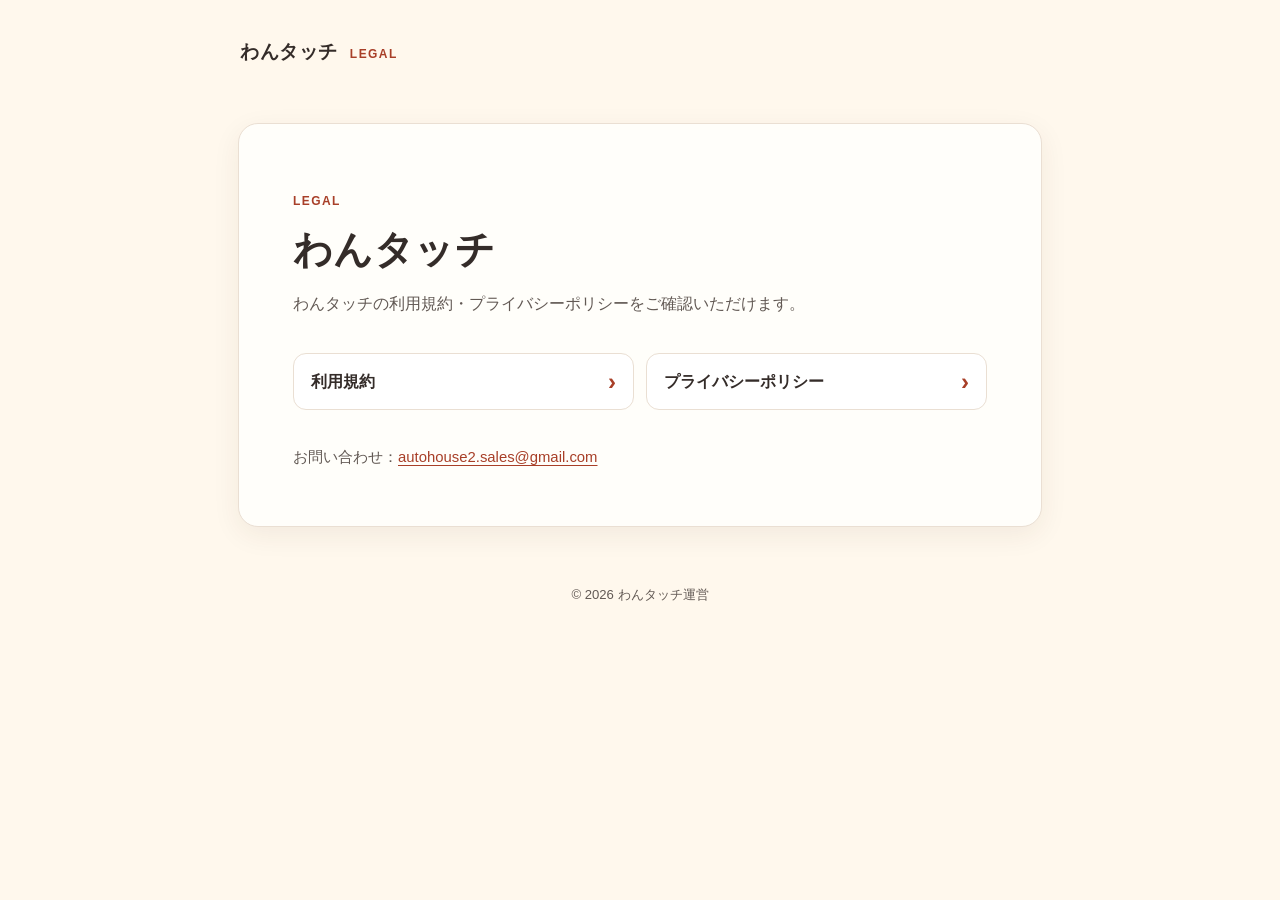
<file: index.html>
<!doctype html>
<html lang="ja">
<head>
  <meta charset="utf-8">
  <meta name="viewport" content="width=device-width, initial-scale=1">
  <meta name="description" content="わんタッチの利用規約・プライバシーポリシーをご確認いただけます。">
  <title>わんタッチ | Legal</title>
  <link rel="stylesheet" href="styles.css">
</head>
<body>
  <header class="site-header">
    <a class="brand" href="./">わんタッチ</a>
    <span class="brand-note">Legal</span>
  </header>
  <main class="card home-card">
    <p class="eyebrow">Legal</p>
    <h1>わんタッチ</h1>
    <p class="lead">わんタッチの利用規約・プライバシーポリシーをご確認いただけます。</p>
    <nav class="legal-nav" aria-label="法的情報">
      <a class="legal-link" href="terms/">利用規約 <span aria-hidden="true">›</span></a>
      <a class="legal-link" href="privacy/">プライバシーポリシー <span aria-hidden="true">›</span></a>
    </nav>
    <p class="contact">お問い合わせ：<a href="mailto:autohouse2.sales@gmail.com">autohouse2.sales@gmail.com</a></p>
  </main>
  <footer>© 2026 わんタッチ運営</footer>
</body>
</html>
</file>
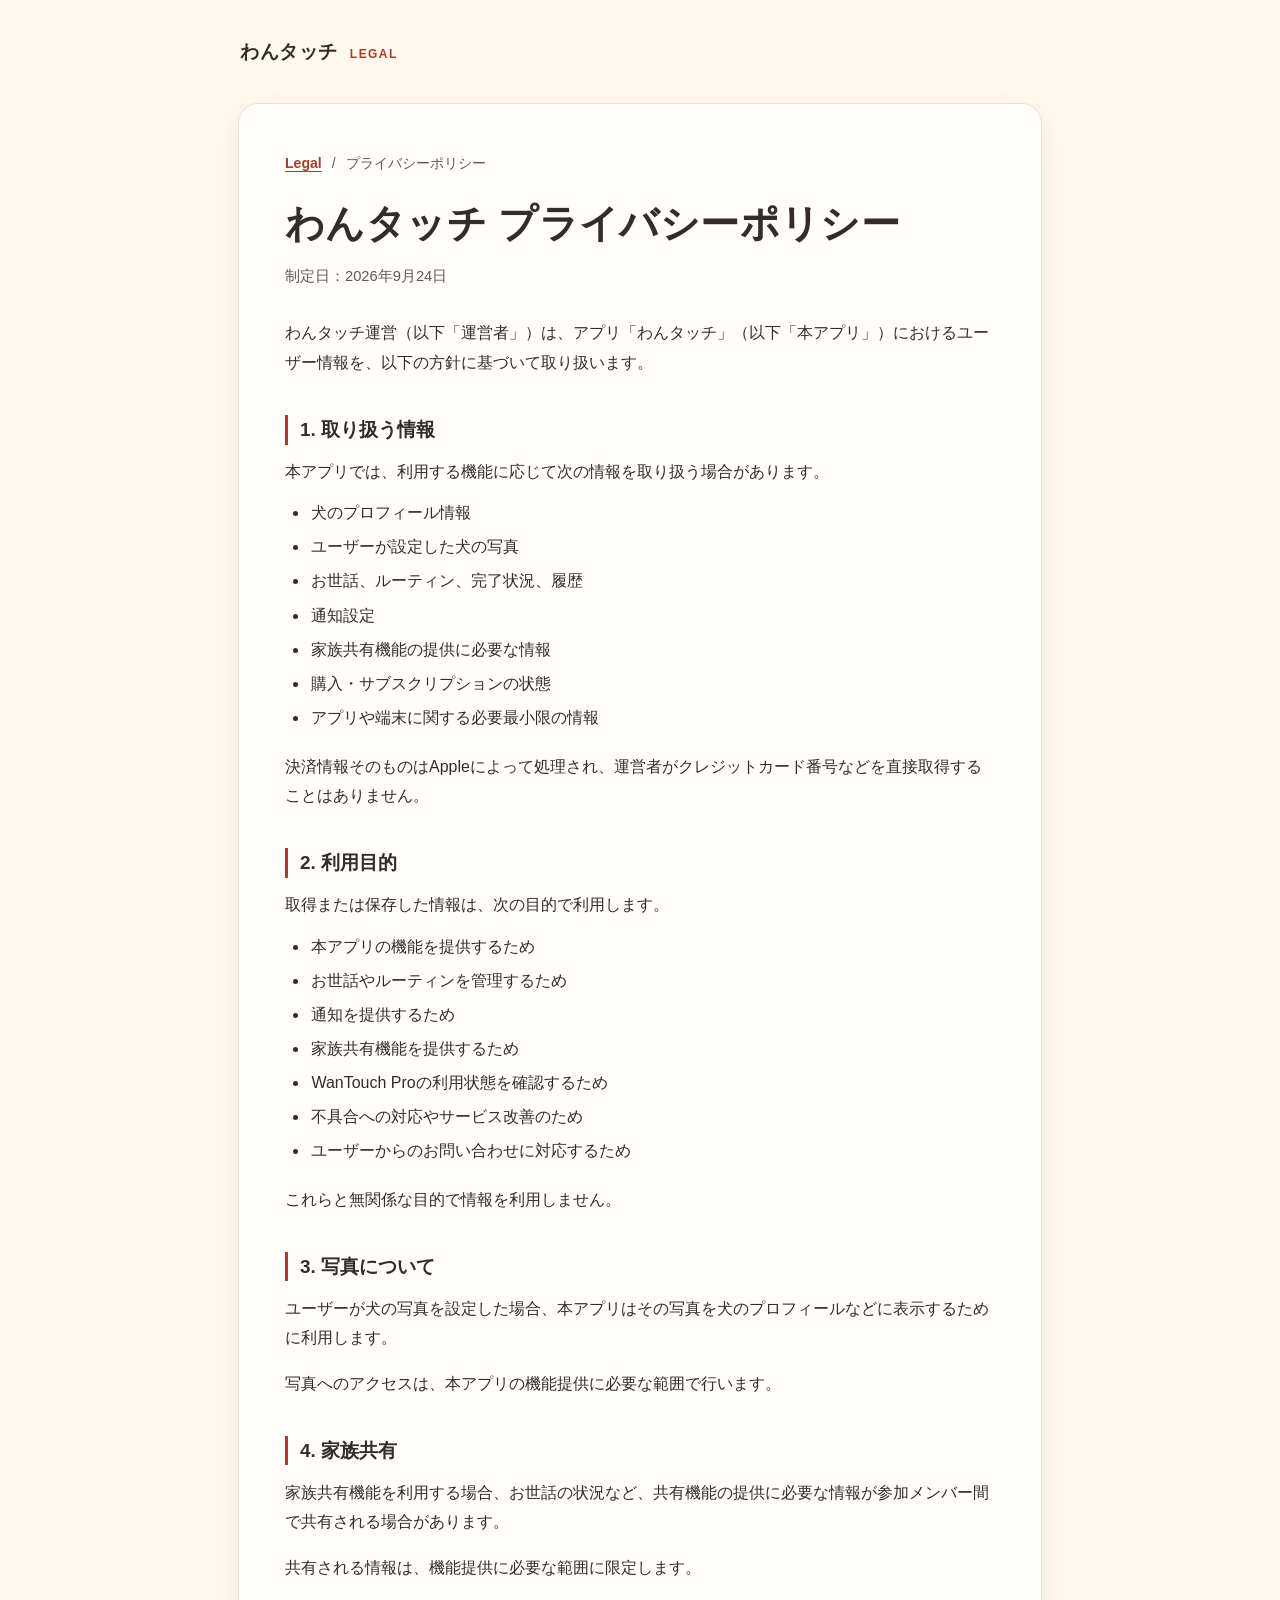
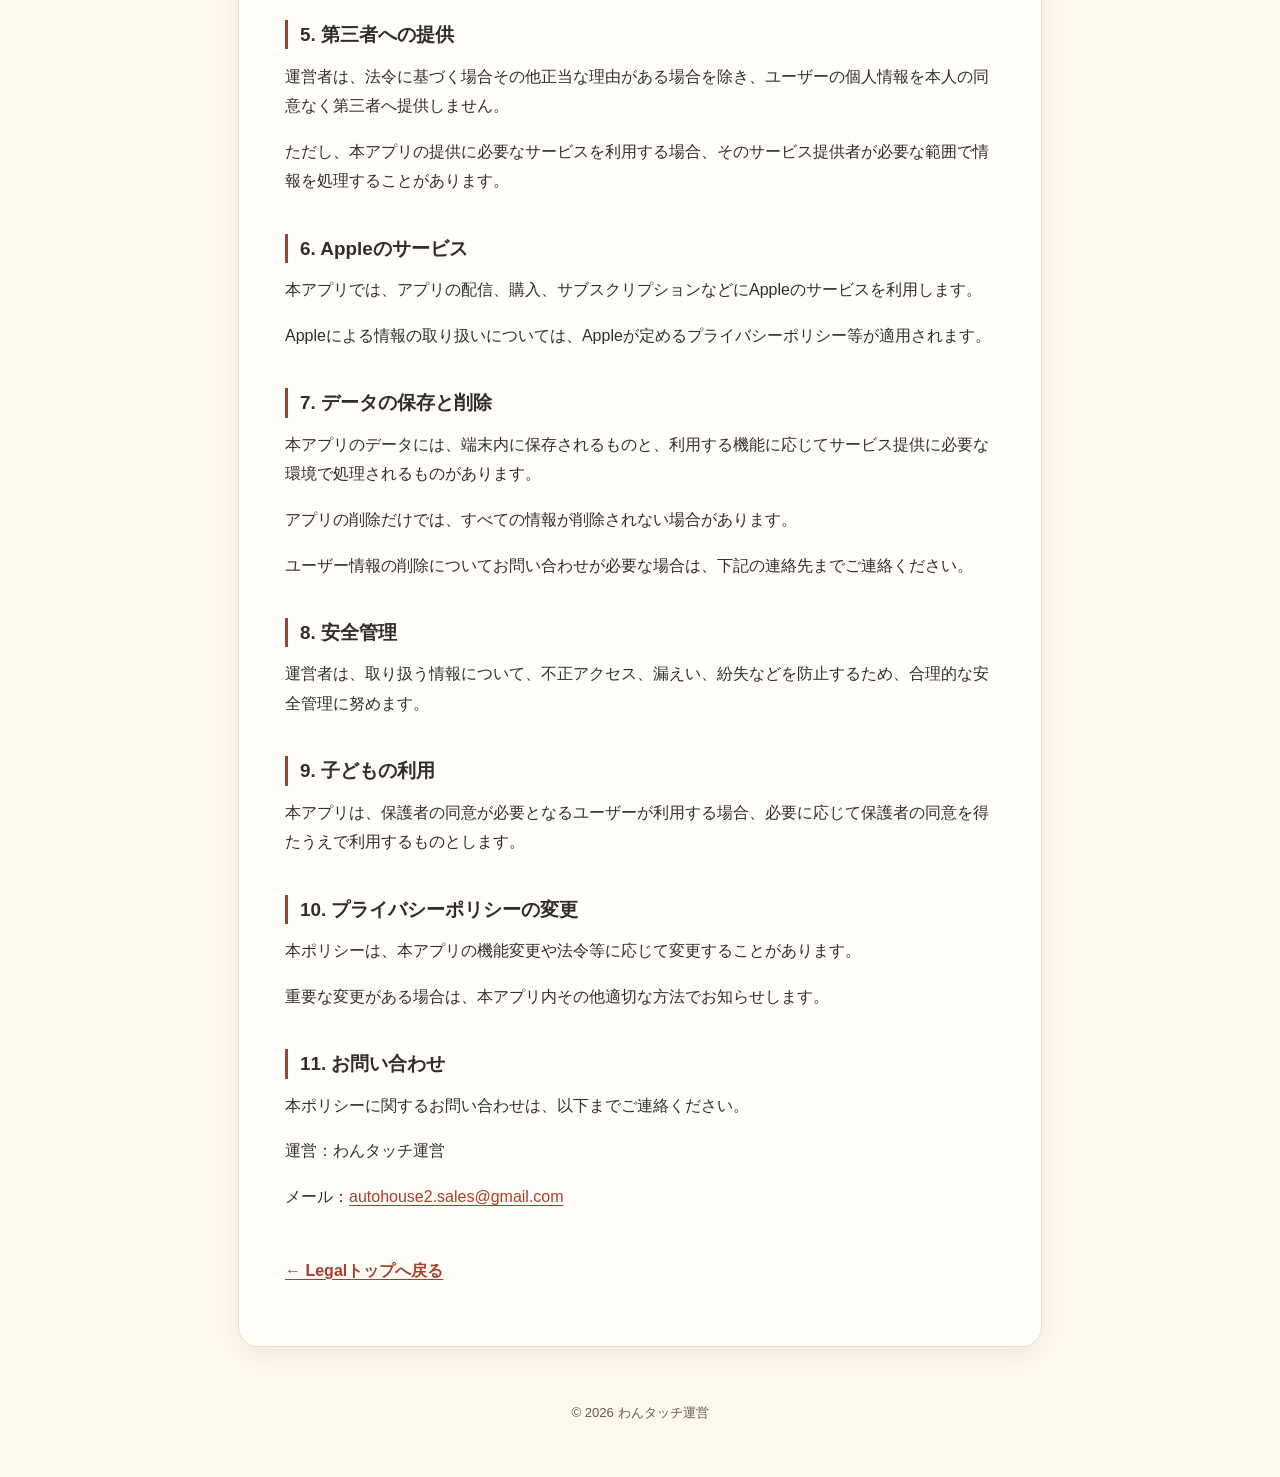
<file: privacy/index.html>
<!doctype html>
<html lang="ja">
<head>
  <meta charset="utf-8">
  <meta name="viewport" content="width=device-width, initial-scale=1">
  <meta name="description" content="わんタッチにおけるユーザー情報の取り扱いについて説明します。">
  <title>わんタッチ プライバシーポリシー | わんタッチ</title>
  <link rel="stylesheet" href="../styles.css">
</head>
<body>
  <header class="site-header">
    <a class="brand" href="../">わんタッチ</a>
    <span class="brand-note">Legal</span>
  </header>
  <main class="card document-card">
    <nav class="breadcrumb" aria-label="現在位置"><a href="../">Legal</a><span aria-hidden="true">/</span><span>プライバシーポリシー</span></nav>
    <h1>わんタッチ プライバシーポリシー</h1>
    <p class="effective-date">制定日：2026年9月24日</p>
    <div class="document-body">
      <p>わんタッチ運営（以下「運営者」）は、アプリ「わんタッチ」（以下「本アプリ」）におけるユーザー情報を、以下の方針に基づいて取り扱います。</p>
      <h2>1. 取り扱う情報</h2>
      <p>本アプリでは、利用する機能に応じて次の情報を取り扱う場合があります。</p>
      <ul>
        <li>犬のプロフィール情報</li>
        <li>ユーザーが設定した犬の写真</li>
        <li>お世話、ルーティン、完了状況、履歴</li>
        <li>通知設定</li>
        <li>家族共有機能の提供に必要な情報</li>
        <li>購入・サブスクリプションの状態</li>
        <li>アプリや端末に関する必要最小限の情報</li>
      </ul>
      <p>決済情報そのものはAppleによって処理され、運営者がクレジットカード番号などを直接取得することはありません。</p>
      <h2>2. 利用目的</h2>
      <p>取得または保存した情報は、次の目的で利用します。</p>
      <ul>
        <li>本アプリの機能を提供するため</li>
        <li>お世話やルーティンを管理するため</li>
        <li>通知を提供するため</li>
        <li>家族共有機能を提供するため</li>
        <li>WanTouch Proの利用状態を確認するため</li>
        <li>不具合への対応やサービス改善のため</li>
        <li>ユーザーからのお問い合わせに対応するため</li>
      </ul>
      <p>これらと無関係な目的で情報を利用しません。</p>
      <h2>3. 写真について</h2>
      <p>ユーザーが犬の写真を設定した場合、本アプリはその写真を犬のプロフィールなどに表示するために利用します。</p>
      <p>写真へのアクセスは、本アプリの機能提供に必要な範囲で行います。</p>
      <h2>4. 家族共有</h2>
      <p>家族共有機能を利用する場合、お世話の状況など、共有機能の提供に必要な情報が参加メンバー間で共有される場合があります。</p>
      <p>共有される情報は、機能提供に必要な範囲に限定します。</p>
      <h2>5. 第三者への提供</h2>
      <p>運営者は、法令に基づく場合その他正当な理由がある場合を除き、ユーザーの個人情報を本人の同意なく第三者へ提供しません。</p>
      <p>ただし、本アプリの提供に必要なサービスを利用する場合、そのサービス提供者が必要な範囲で情報を処理することがあります。</p>
      <h2>6. Appleのサービス</h2>
      <p>本アプリでは、アプリの配信、購入、サブスクリプションなどにAppleのサービスを利用します。</p>
      <p>Appleによる情報の取り扱いについては、Appleが定めるプライバシーポリシー等が適用されます。</p>
      <h2>7. データの保存と削除</h2>
      <p>本アプリのデータには、端末内に保存されるものと、利用する機能に応じてサービス提供に必要な環境で処理されるものがあります。</p>
      <p>アプリの削除だけでは、すべての情報が削除されない場合があります。</p>
      <p>ユーザー情報の削除についてお問い合わせが必要な場合は、下記の連絡先までご連絡ください。</p>
      <h2>8. 安全管理</h2>
      <p>運営者は、取り扱う情報について、不正アクセス、漏えい、紛失などを防止するため、合理的な安全管理に努めます。</p>
      <h2>9. 子どもの利用</h2>
      <p>本アプリは、保護者の同意が必要となるユーザーが利用する場合、必要に応じて保護者の同意を得たうえで利用するものとします。</p>
      <h2>10. プライバシーポリシーの変更</h2>
      <p>本ポリシーは、本アプリの機能変更や法令等に応じて変更することがあります。</p>
      <p>重要な変更がある場合は、本アプリ内その他適切な方法でお知らせします。</p>
      <h2>11. お問い合わせ</h2>
      <p>本ポリシーに関するお問い合わせは、以下までご連絡ください。</p>
      <p>運営：わんタッチ運営</p>
      <p>メール：<a href="mailto:autohouse2.sales@gmail.com">autohouse2.sales@gmail.com</a></p>
    </div>
    <a class="back-link" href="../">← Legalトップへ戻る</a>
  </main>
  <footer>© 2026 わんタッチ運営</footer>
</body>
</html>
</file>
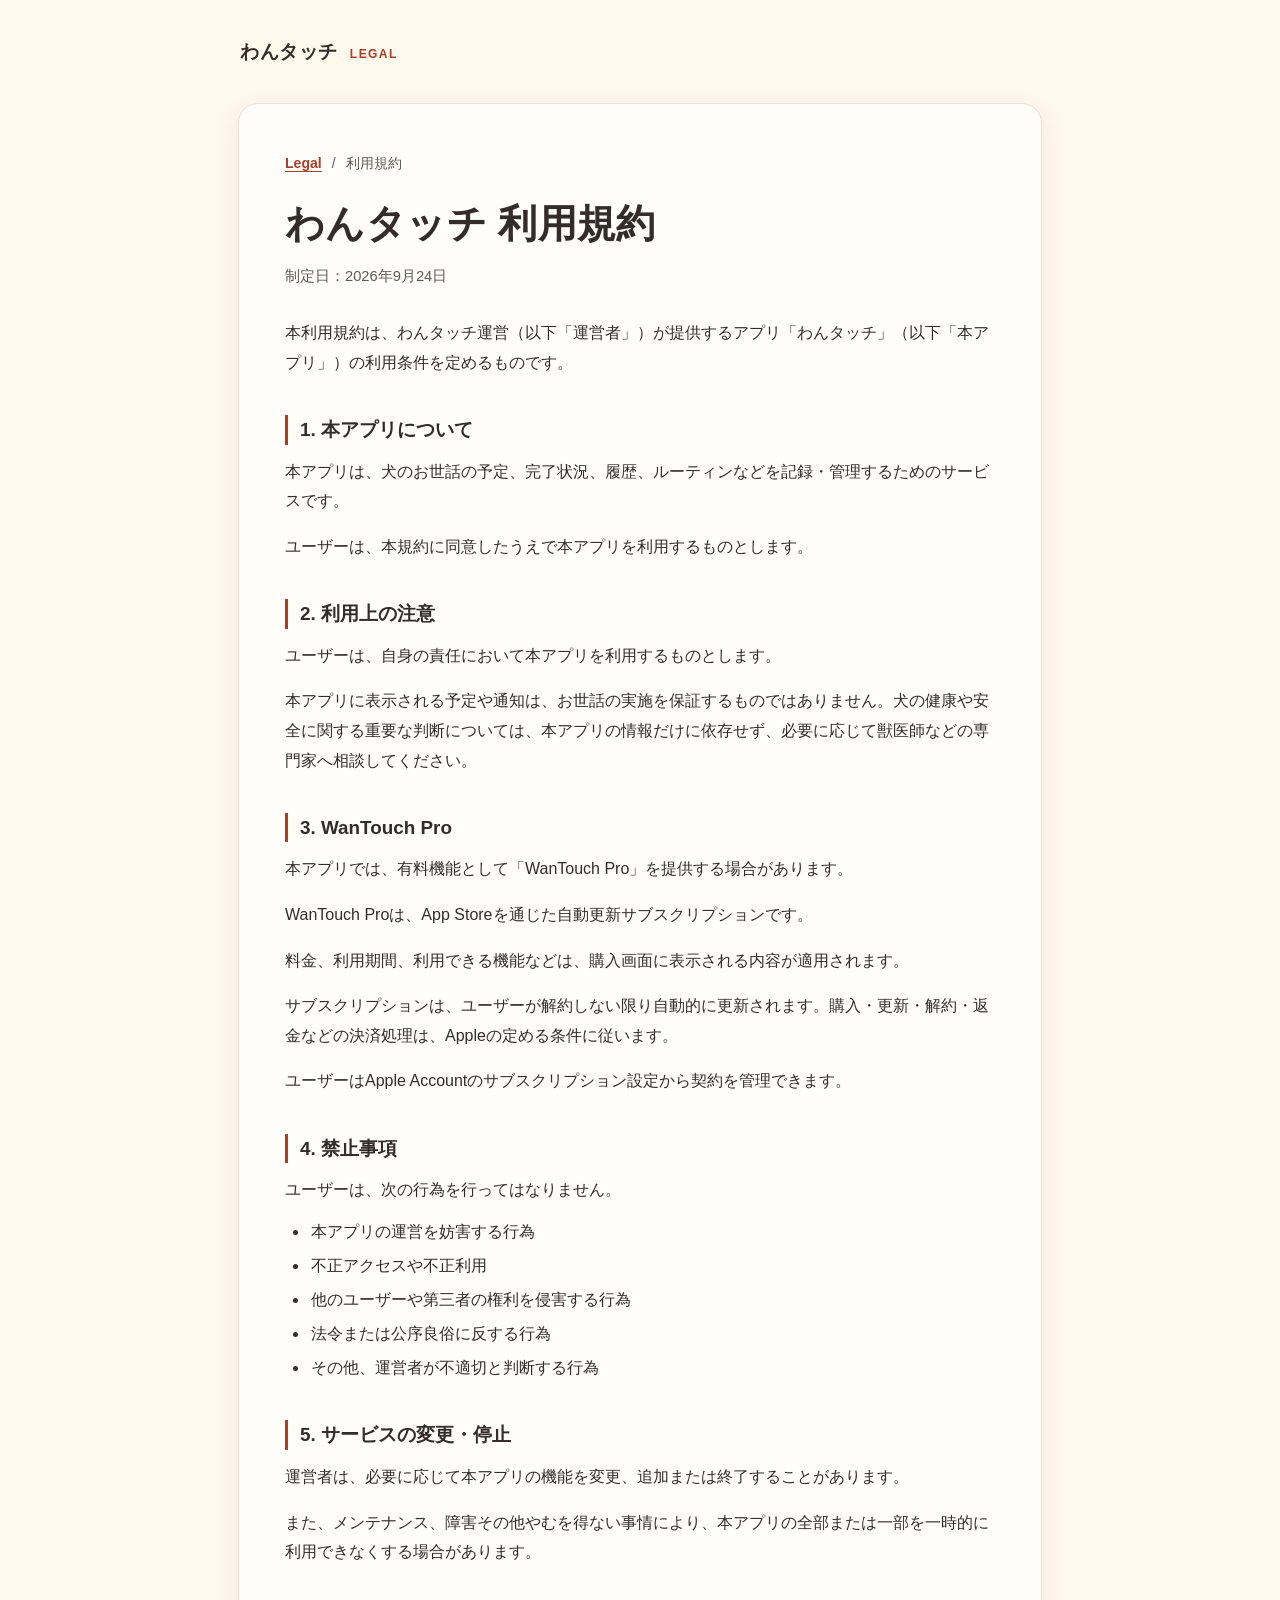
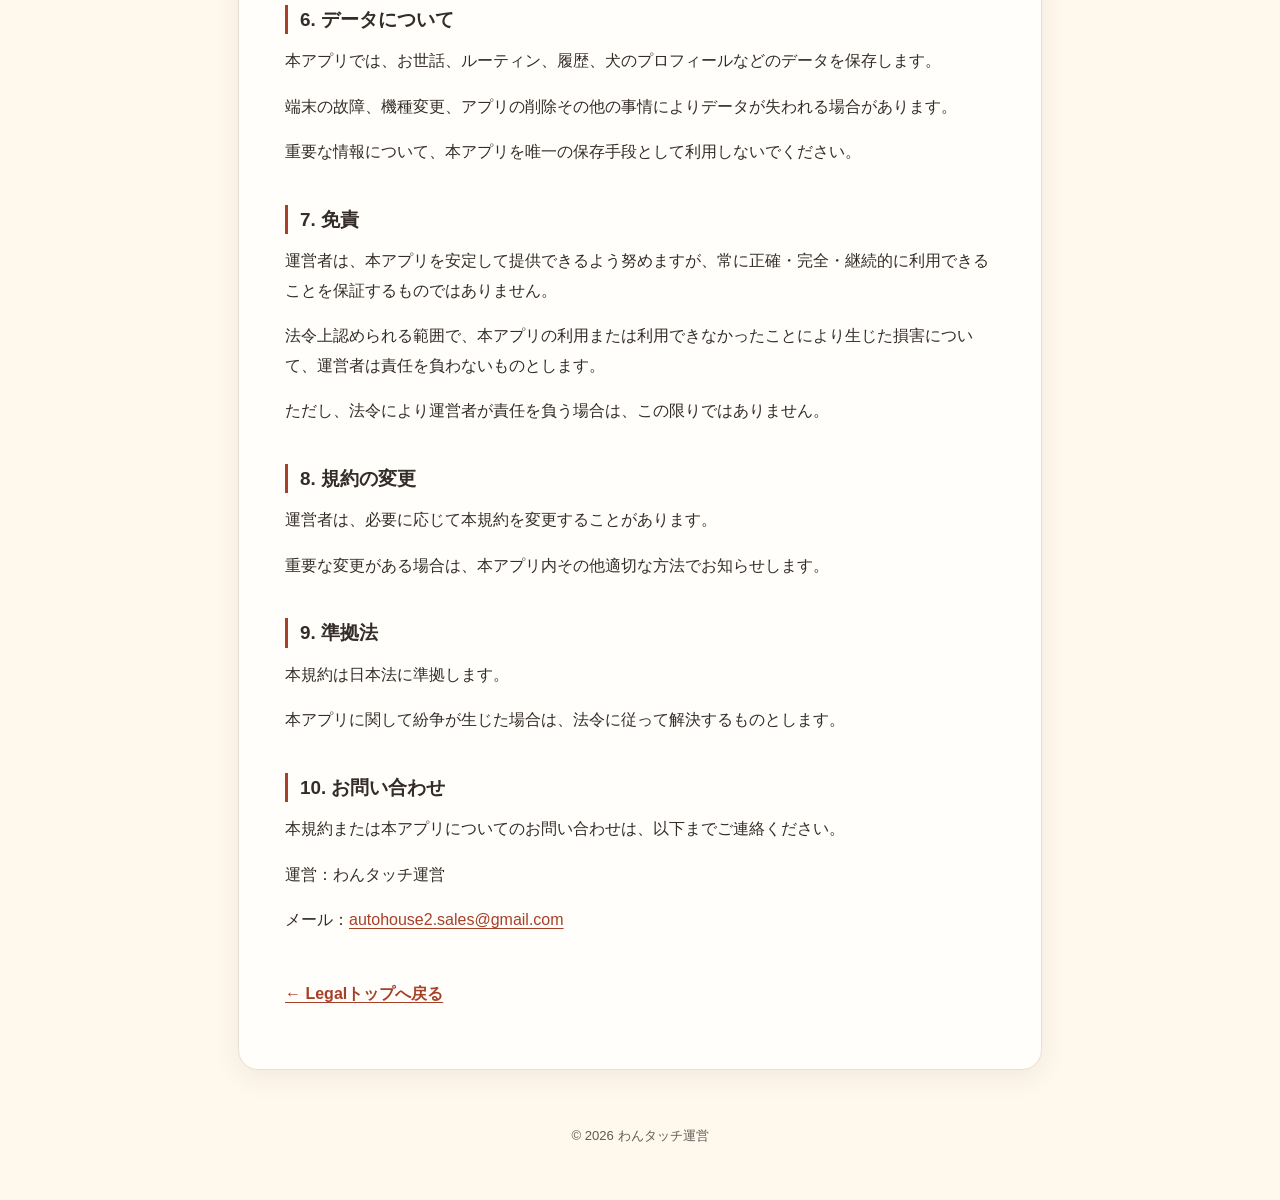
<file: terms/index.html>
<!doctype html>
<html lang="ja">
<head>
  <meta charset="utf-8">
  <meta name="viewport" content="width=device-width, initial-scale=1">
  <meta name="description" content="わんタッチの利用条件を定める利用規約です。">
  <title>わんタッチ 利用規約 | わんタッチ</title>
  <link rel="stylesheet" href="../styles.css">
</head>
<body>
  <header class="site-header">
    <a class="brand" href="../">わんタッチ</a>
    <span class="brand-note">Legal</span>
  </header>
  <main class="card document-card">
    <nav class="breadcrumb" aria-label="現在位置"><a href="../">Legal</a><span aria-hidden="true">/</span><span>利用規約</span></nav>
    <h1>わんタッチ 利用規約</h1>
    <p class="effective-date">制定日：2026年9月24日</p>
    <div class="document-body">
      <p>本利用規約は、わんタッチ運営（以下「運営者」）が提供するアプリ「わんタッチ」（以下「本アプリ」）の利用条件を定めるものです。</p>
      <h2>1. 本アプリについて</h2>
      <p>本アプリは、犬のお世話の予定、完了状況、履歴、ルーティンなどを記録・管理するためのサービスです。</p>
      <p>ユーザーは、本規約に同意したうえで本アプリを利用するものとします。</p>
      <h2>2. 利用上の注意</h2>
      <p>ユーザーは、自身の責任において本アプリを利用するものとします。</p>
      <p>本アプリに表示される予定や通知は、お世話の実施を保証するものではありません。犬の健康や安全に関する重要な判断については、本アプリの情報だけに依存せず、必要に応じて獣医師などの専門家へ相談してください。</p>
      <h2>3. WanTouch Pro</h2>
      <p>本アプリでは、有料機能として「WanTouch Pro」を提供する場合があります。</p>
      <p>WanTouch Proは、App Storeを通じた自動更新サブスクリプションです。</p>
      <p>料金、利用期間、利用できる機能などは、購入画面に表示される内容が適用されます。</p>
      <p>サブスクリプションは、ユーザーが解約しない限り自動的に更新されます。購入・更新・解約・返金などの決済処理は、Appleの定める条件に従います。</p>
      <p>ユーザーはApple Accountのサブスクリプション設定から契約を管理できます。</p>
      <h2>4. 禁止事項</h2>
      <p>ユーザーは、次の行為を行ってはなりません。</p>
      <ul>
        <li>本アプリの運営を妨害する行為</li>
        <li>不正アクセスや不正利用</li>
        <li>他のユーザーや第三者の権利を侵害する行為</li>
        <li>法令または公序良俗に反する行為</li>
        <li>その他、運営者が不適切と判断する行為</li>
      </ul>
      <h2>5. サービスの変更・停止</h2>
      <p>運営者は、必要に応じて本アプリの機能を変更、追加または終了することがあります。</p>
      <p>また、メンテナンス、障害その他やむを得ない事情により、本アプリの全部または一部を一時的に利用できなくする場合があります。</p>
      <h2>6. データについて</h2>
      <p>本アプリでは、お世話、ルーティン、履歴、犬のプロフィールなどのデータを保存します。</p>
      <p>端末の故障、機種変更、アプリの削除その他の事情によりデータが失われる場合があります。</p>
      <p>重要な情報について、本アプリを唯一の保存手段として利用しないでください。</p>
      <h2>7. 免責</h2>
      <p>運営者は、本アプリを安定して提供できるよう努めますが、常に正確・完全・継続的に利用できることを保証するものではありません。</p>
      <p>法令上認められる範囲で、本アプリの利用または利用できなかったことにより生じた損害について、運営者は責任を負わないものとします。</p>
      <p>ただし、法令により運営者が責任を負う場合は、この限りではありません。</p>
      <h2>8. 規約の変更</h2>
      <p>運営者は、必要に応じて本規約を変更することがあります。</p>
      <p>重要な変更がある場合は、本アプリ内その他適切な方法でお知らせします。</p>
      <h2>9. 準拠法</h2>
      <p>本規約は日本法に準拠します。</p>
      <p>本アプリに関して紛争が生じた場合は、法令に従って解決するものとします。</p>
      <h2>10. お問い合わせ</h2>
      <p>本規約または本アプリについてのお問い合わせは、以下までご連絡ください。</p>
      <p>運営：わんタッチ運営</p>
      <p>メール：<a href="mailto:autohouse2.sales@gmail.com">autohouse2.sales@gmail.com</a></p>
    </div>
    <a class="back-link" href="../">← Legalトップへ戻る</a>
  </main>
  <footer>© 2026 わんタッチ運営</footer>
</body>
</html>
</file>
<file: styles.css>
* { box-sizing: border-box; }
:root {
  color-scheme: light;
  --cream: #fff8ed;
  --surface: #fffefa;
  --ink: #342c29;
  --muted: #625954;
  --coral: #a83f28;
  --line: #eadfd3;
  --shadow: 0 8px 28px rgba(70, 47, 33, .07);
}
html { background: var(--cream); }
body {
  max-width: 860px;
  min-height: 100vh;
  margin: 0 auto;
  padding: 0 20px 24px;
  color: var(--ink);
  background: var(--cream);
  font-family: -apple-system, BlinkMacSystemFont, "Hiragino Kaku Gothic ProN", "Yu Gothic", Meiryo, sans-serif;
  font-size: 16px;
  line-height: 1.85;
  overflow-wrap: anywhere;
}
a { color: var(--coral); text-decoration-thickness: .08em; text-underline-offset: .18em; }
a:hover { text-decoration-thickness: .14em; }
a:focus-visible { outline: 3px solid #2a6f62; outline-offset: 3px; border-radius: 3px; }
.site-header { display: flex; align-items: baseline; gap: 12px; padding: 26px 2px 22px; }
.brand { color: var(--ink); font-size: 19px; font-weight: 750; letter-spacing: .03em; text-decoration: none; }
.brand-note, .eyebrow { color: var(--coral); font-size: 12px; font-weight: 700; letter-spacing: .12em; text-transform: uppercase; }
.card { border: 1px solid var(--line); border-radius: 20px; background: var(--surface); box-shadow: var(--shadow); }
.home-card { padding: clamp(24px, 6vw, 54px); margin: 20px 0 38px; }
h1 { margin: 4px 0 12px; font-size: clamp(1.75rem, 6vw, 2.45rem); line-height: 1.35; letter-spacing: .01em; }
.lead { max-width: 42em; margin: 0; color: var(--muted); }
.legal-nav { display: grid; gap: 12px; margin: 34px 0; }
.legal-link { display: flex; align-items: center; justify-content: space-between; min-height: 56px; padding: 13px 17px; border: 1px solid var(--line); border-radius: 13px; color: var(--ink); background: #fff; font-weight: 650; text-decoration: none; }
.legal-link span { color: var(--coral); font-size: 24px; line-height: 1; }
.contact { margin: 0; color: var(--muted); font-size: .93rem; }
.document-card { padding: clamp(22px, 5vw, 46px); margin: 12px 0 36px; }
.breadcrumb { display: flex; gap: 10px; align-items: center; margin-bottom: 22px; color: var(--muted); font-size: .88rem; }
.breadcrumb a { font-weight: 650; }
.effective-date { margin: 0 0 28px; color: var(--muted); font-size: .92rem; }
.document-body p { margin: 0 0 1em; }
.document-body h2 { margin: 2em 0 .65em; padding-left: 12px; border-left: 3px solid var(--coral); font-size: 1.18rem; line-height: 1.55; }
.document-body ul { margin: -.25em 0 1.2em; padding-left: 1.5em; }
.document-body li { padding-left: .15em; margin: .28em 0; }
.back-link { display: inline-block; min-height: 44px; margin-top: 28px; font-weight: 650; }
footer { padding: 18px 4px 28px; color: var(--muted); font-size: .82rem; text-align: center; }
@media (min-width: 640px) {
  body { padding-right: 28px; padding-left: 28px; }
  .site-header { padding-top: 34px; }
  .home-card { margin-top: 32px; }
  .legal-nav { grid-template-columns: 1fr 1fr; }
}
@media (prefers-reduced-motion: no-preference) {
  a { transition: color .12s ease, background-color .12s ease; }
  .legal-link:hover { background: #fff7f1; }
}
</file>
